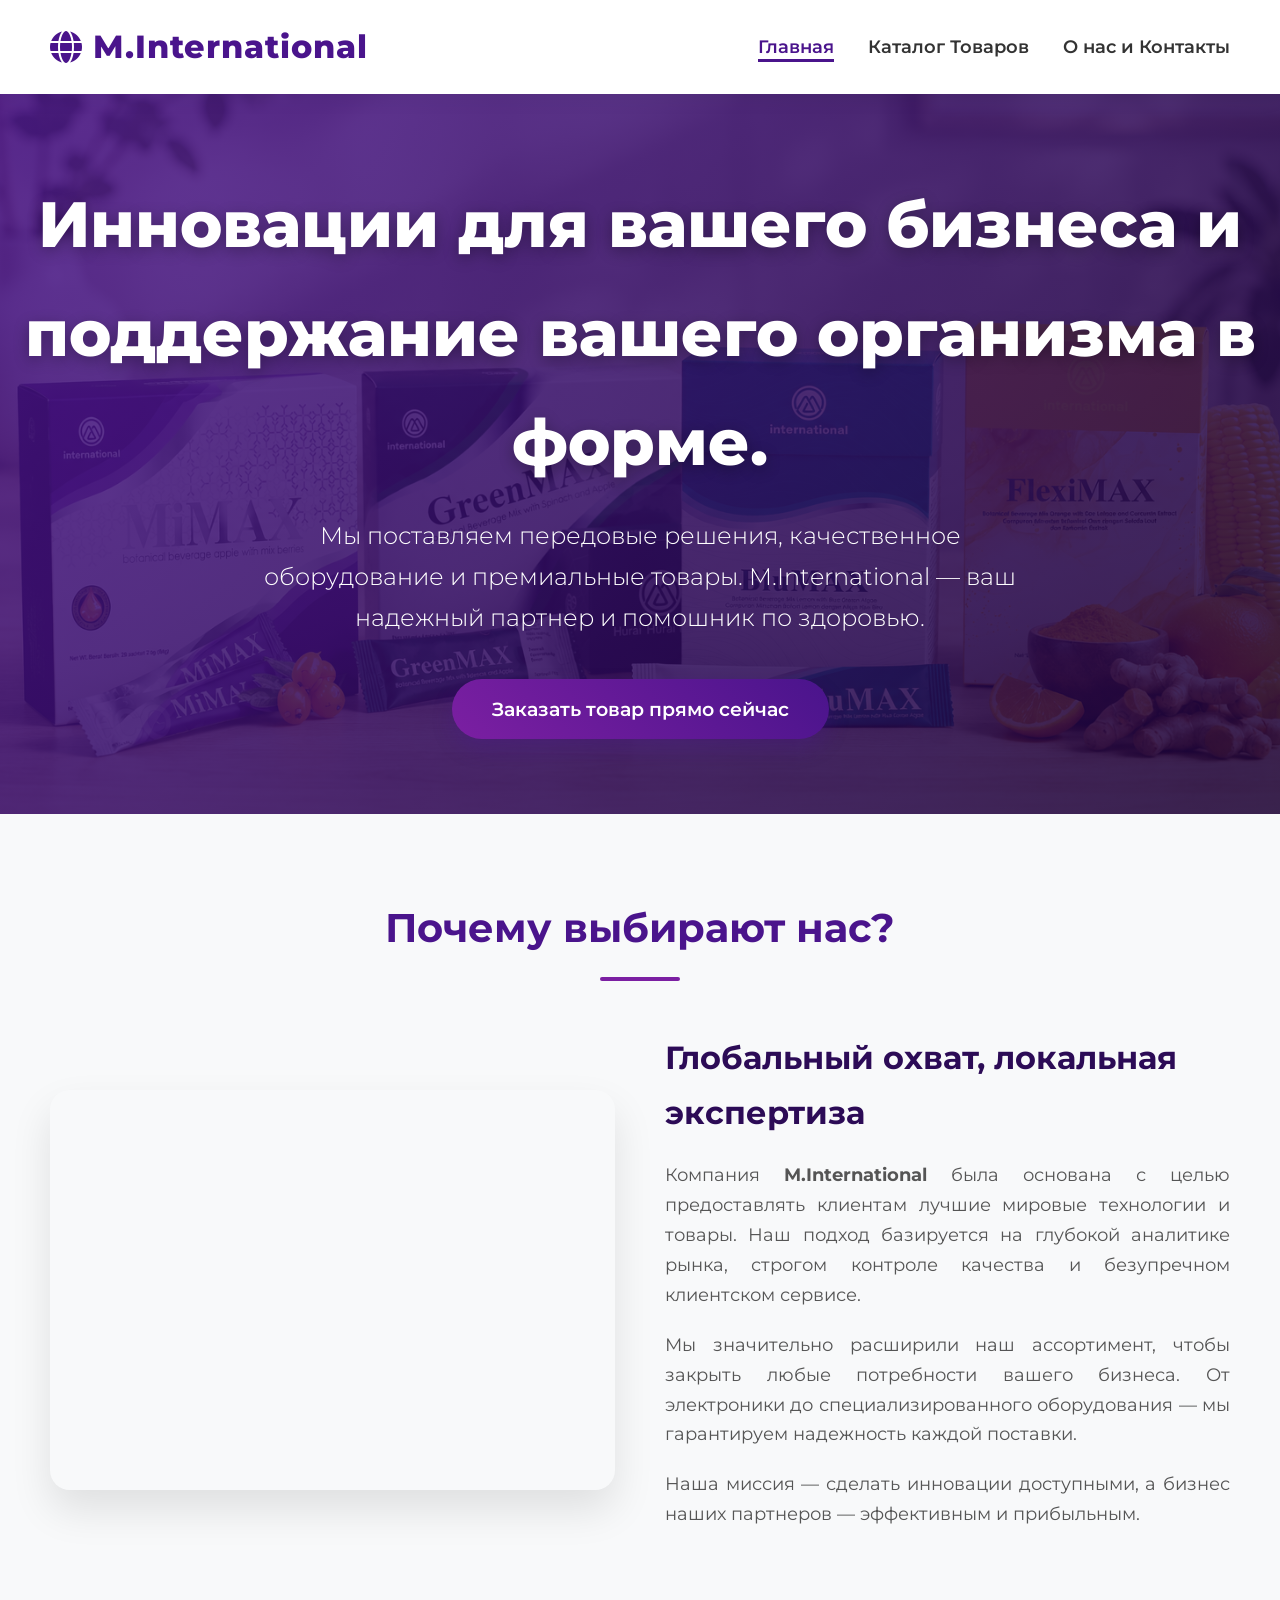
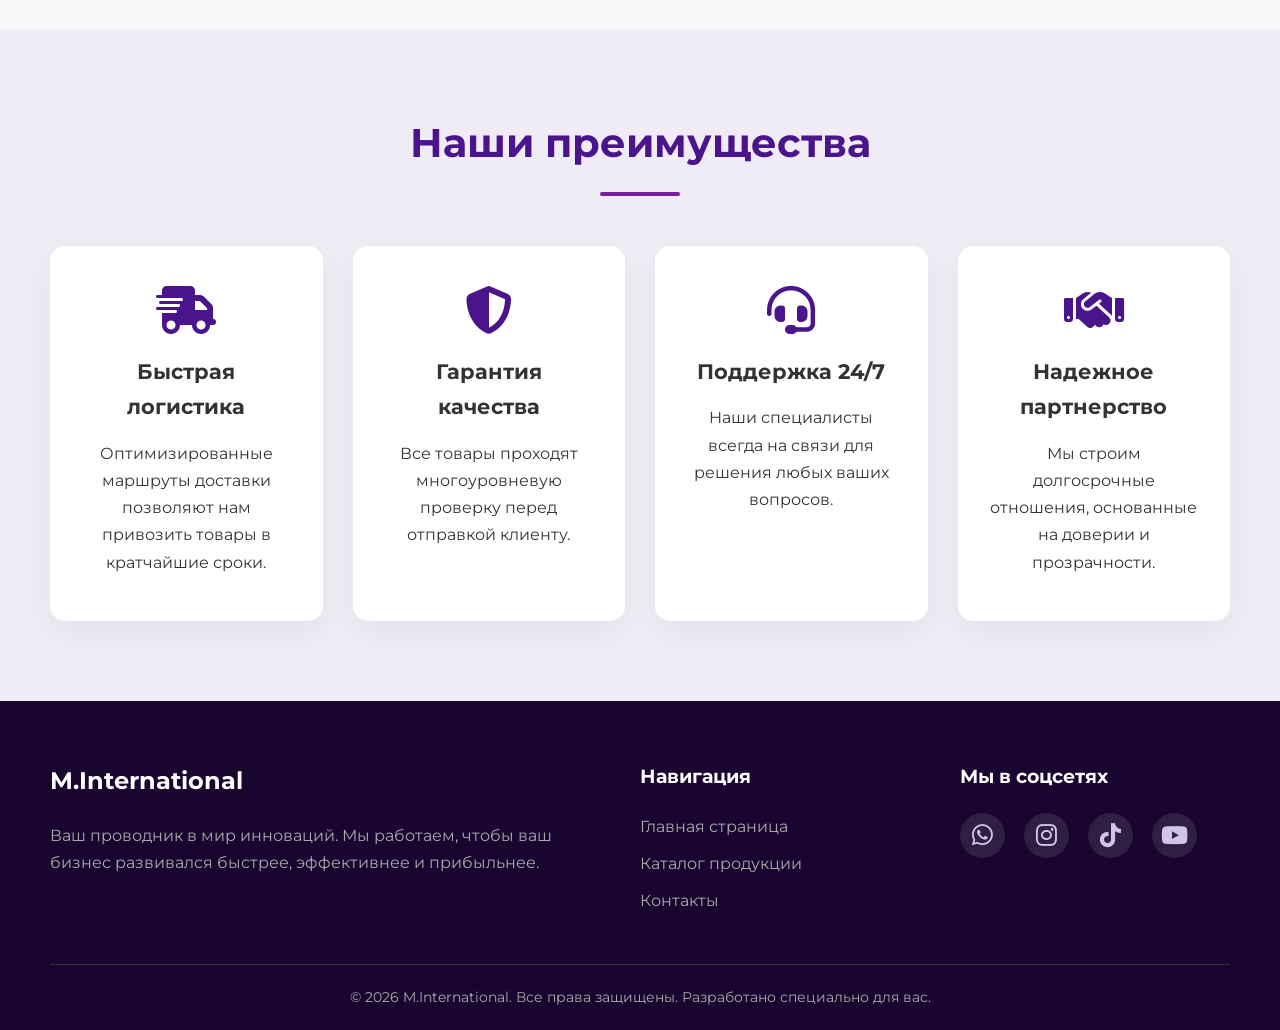
<file: index.html>
<!DOCTYPE html>
<html lang="ru">
<head>
    <meta charset="UTF-8">
    <meta name="viewport" content="width=device-width, initial-scale=1.0">
    <title>M.International - Главная</title>
    <link rel="stylesheet" href="style.css">
</head>
<body>
    <!-- Навигация -->
    <header class="navbar">
        <div class="logo">
            <i class="fas fa-globe"></i> M.International
        </div>
        <nav>
            <a href="index.html" class="active">Главная</a>
            <a href="products.html">Каталог Товаров</a>
            <a href="contacts.html">О нас и Контакты</a>
        </nav>
    </header>

    <!-- Главный экран (Hero) -->
    <section class="hero">
        <h1>Инновации для вашего бизнеса и поддержание вашего организма в форме.</h1>
        <p>Мы поставляем передовые решения, качественное оборудование и премиальные товары. M.International — ваш надежный партнер и помошник по здоровью.</p>
        <button class="btn-primary" onclick="orderViaWhatsApp('Консультация с главной страницы')">Заказать товар прямо сейчас</button>
    </section>

    <!-- Секция О нас -->
    <section class="section">
        <h2 class="section-title">Почему выбирают нас?</h2>
        <div class="about-grid">
            <div class="about-image"></div>
            <div class="about-text">
                <h3>Глобальный охват, локальная экспертиза</h3>
                <p>Компания <strong>M.International</strong> была основана с целью предоставлять клиентам лучшие мировые технологии и товары. Наш подход базируется на глубокой аналитике рынка, строгом контроле качества и безупречном клиентском сервисе.</p>
                <p>Мы значительно расширили наш ассортимент, чтобы закрыть любые потребности вашего бизнеса. От электроники до специализированного оборудования — мы гарантируем надежность каждой поставки.</p>
                <p>Наша миссия — сделать инновации доступными, а бизнес наших партнеров — эффективным и прибыльным.</p>
            </div>
        </div>
    </section>

    <!-- Информационные блоки -->
    <section class="section" style="background-color: #f0ecf6;">
        <h2 class="section-title">Наши преимущества</h2>
        <div class="features-grid">
            <div class="feature-box">
                <i class="fas fa-shipping-fast"></i>
                <h4>Быстрая логистика</h4>
                <p>Оптимизированные маршруты доставки позволяют нам привозить товары в кратчайшие сроки.</p>
            </div>
            <div class="feature-box">
                <i class="fas fa-shield-alt"></i>
                <h4>Гарантия качества</h4>
                <p>Все товары проходят многоуровневую проверку перед отправкой клиенту.</p>
            </div>
            <div class="feature-box">
                <i class="fas fa-headset"></i>
                <h4>Поддержка 24/7</h4>
                <p>Наши специалисты всегда на связи для решения любых ваших вопросов.</p>
            </div>
            <div class="feature-box">
                <i class="fas fa-handshake"></i>
                <h4>Надежное партнерство</h4>
                <p>Мы строим долгосрочные отношения, основанные на доверии и прозрачности.</p>
            </div>
        </div>
    </section>

    <!-- Футер -->
    <footer>
        <div class="footer-grid">
            <div class="footer-about">
                <h2>M.International</h2>
                <p>Ваш проводник в мир инноваций. Мы работаем, чтобы ваш бизнес развивался быстрее, эффективнее и прибыльнее.</p>
            </div>
            <div class="footer-links">
                <h3>Навигация</h3>
                <ul>
                    <li><a href="index.html">Главная страница</a></li>
                    <li><a href="products.html">Каталог продукции</a></li>
                    <li><a href="contacts.html">Контакты</a></li>
                </ul>
            </div>
            <div class="footer-social">
                <h3>Мы в соцсетях</h3>
                <div class="social-icons">
                    <a href="https://api.whatsapp.com/send?phone=77761751296" target="_blank" title="WhatsApp"><i class="fab fa-whatsapp"></i></a>
                    <a href="https://instagram.com/твой_профиль" target="_blank" title="Instagram"><i class="fab fa-instagram"></i></a>
                    <a href="https://www.tiktok.com/@m.international_asia" target="_blank" title="TikTok"><i class="fab fa-tiktok"></i></a>
                    <a href="https://www.youtube.com/@M.international.asia.m/videos" target="_blank" title="YouTube"><i class="fab fa-youtube"></i></a>
                </div>
            </div>
        </div>
        <div class="footer-bottom">
            &copy; 2026 M.International. Все права защищены. Разработано специально для вас.
        </div>
    </footer>

    <!-- Скрипт редиректа -->
   <script>
        function orderViaWhatsApp(itemName) {
            const phone = '77057487486'; // Исправлен код страны на 7
            const message = `Здравствуйте! Я хочу связатся с вами по поводу  ${itemName}. Расскажите подробнее.`;
            const encodedMessage = encodeURIComponent(message);
            // Используем window.open для открытия в новой вкладке
            window.open(`https://api.whatsapp.com/send?phone=${phone}&text=${encodedMessage}`, '_blank');
        }
    </script>
</body>
</html>
</file>
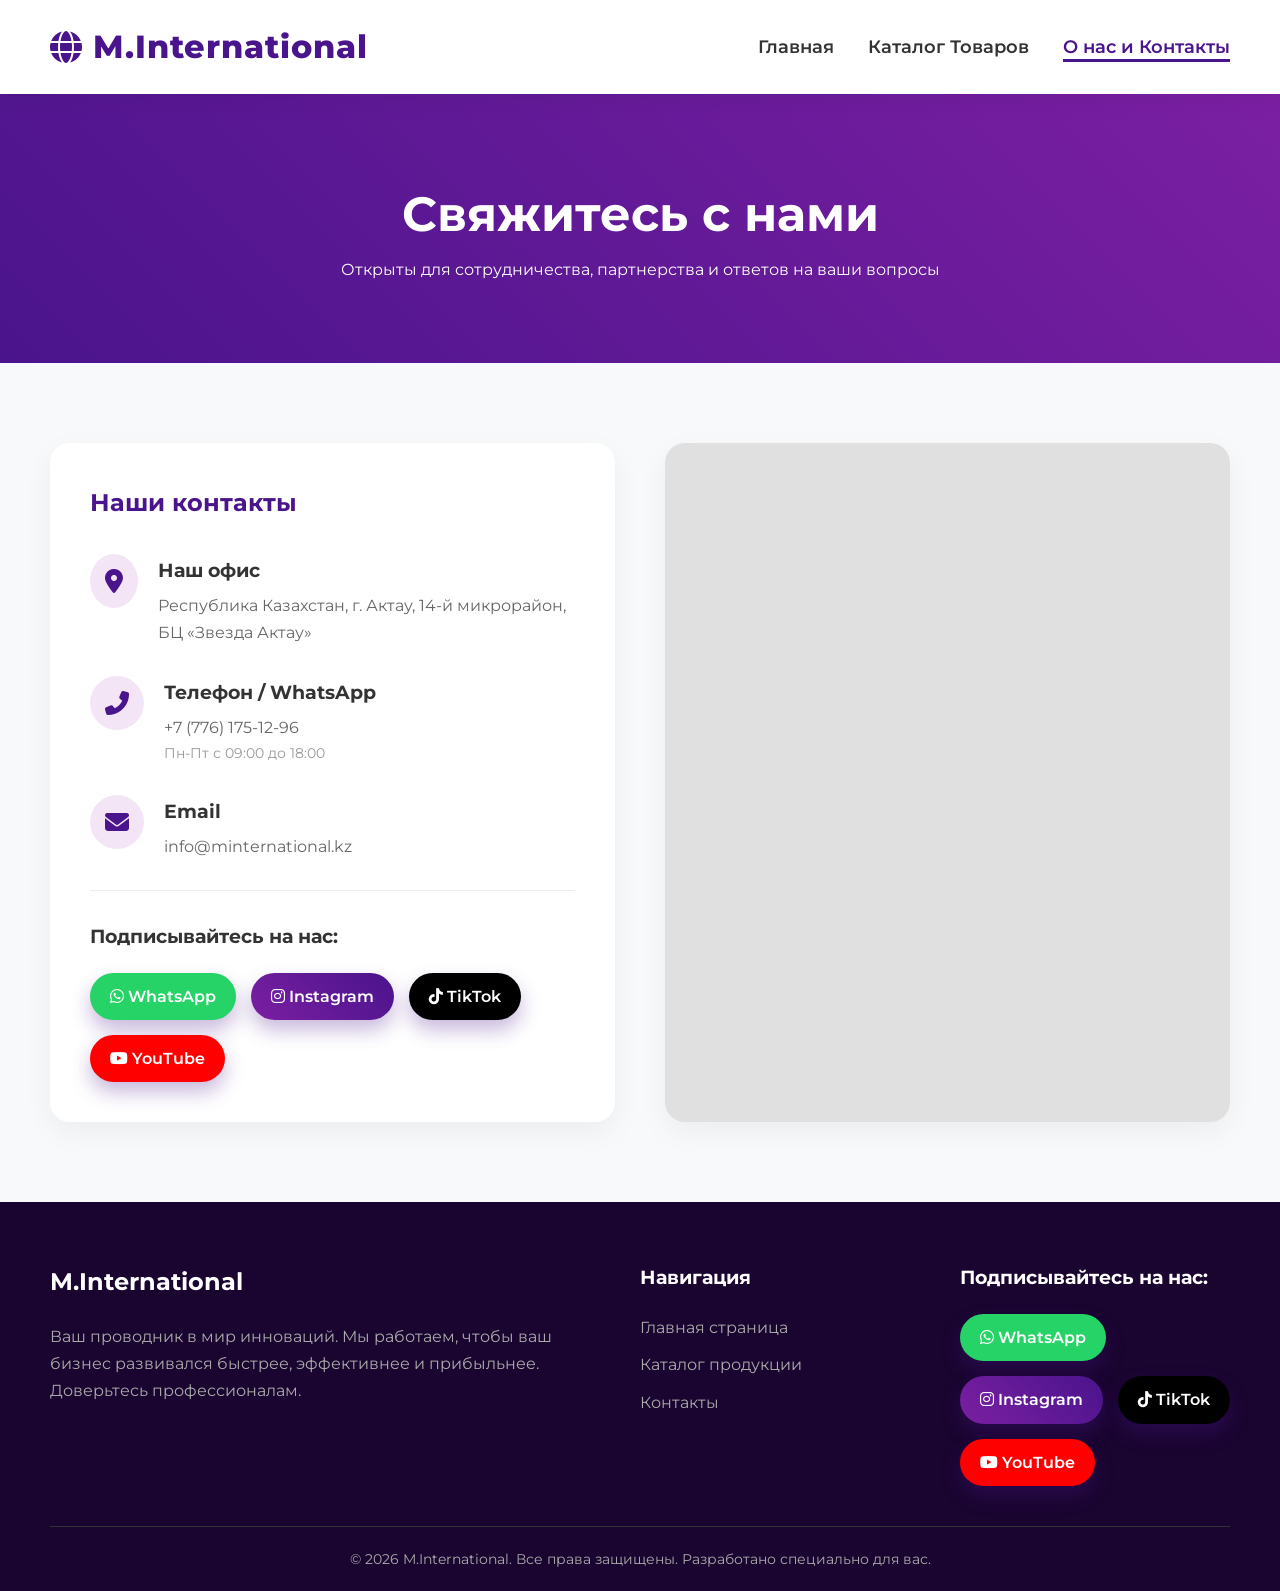
<file: contacts.html>
<!DOCTYPE html>
<html lang="ru">
<head>
    <meta charset="UTF-8">
    <meta name="viewport" content="width=device-width, initial-scale=1.0">
    <title>M.International - Контакты</title>
    <link rel="stylesheet" href="style.css">
</head>
<body>

    <header class="navbar">
        <div class="logo"><i class="fas fa-globe"></i> M.International</div>
        <nav>
            <a href="index.html">Главная</a>
            <a href="products.html">Каталог Товаров</a>
            <a href="contacts.html" class="active">О нас и Контакты</a>
        </nav>
    </header>

    <div class="page-banner">
        <h1>Свяжитесь с нами</h1>
        <p>Открыты для сотрудничества, партнерства и ответов на ваши вопросы</p>
    </div>

    <section class="section">
        <div class="contact-container">
            <!-- Информация -->
            <div class="contact-info-block">
                <h2 style="color: #4a148c; margin-bottom: 30px;">Наши контакты</h2>
                
                <div class="contact-item">
                    <i class="fas fa-map-marker-alt"></i>
                    <div>
                        <h4>Наш офис</h4>
                        <p>Республика Казахстан, г. Актау, 14-й микрорайон, БЦ «Звезда Актау»</p>
                    </div>
                </div>

                <div class="contact-item">
                    <i class="fas fa-phone-alt"></i>
                    <div>
                        <h4>Телефон / WhatsApp</h4>
                        <p>+7 (776) 175-12-96</p>
                        <p style="font-size: 0.9rem; color: #999;">Пн-Пт с 09:00 до 18:00</p>
                    </div>
                </div>

                <div class="contact-item">
                    <i class="fas fa-envelope"></i>
                    <div>
                        <h4>Email</h4>
                        <p>info@minternational.kz</p>
                    </div>
                </div>
                
                <hr style="border:none; height: 1px; background: #eee; margin: 30px 0;">
                
                <h3 style="margin-bottom: 20px;">Подписывайтесь на нас:</h3>
                <div style="display: flex; gap: 15px; flex-wrap: wrap;">
                    <a href="https://api.whatsapp.com/send?phone=77761751296" target="_blank" class="btn-primary" style="padding: 10px 20px; font-size: 1rem; background: #25D366;"><i class="fab fa-whatsapp"></i> WhatsApp</a>
                    <a href="#" class="btn-primary" style="padding: 10px 20px; font-size: 1rem;"><i class="fab fa-instagram"></i> Instagram</a>
                    <a href="https://www.tiktok.com/@m.international_asia" target="_blank" class="btn-primary" style="padding: 10px 20px; font-size: 1rem; background: #000;"><i class="fab fa-tiktok"></i> TikTok</a>
                    <a href="https://www.youtube.com/@M.international.asia.m/videos" target="_blank" class="btn-primary" style="padding: 10px 20px; font-size: 1rem; background: #FF0000;"><i class="fab fa-youtube"></i> YouTube</a>
                </div>
            </div>

            <!-- Интерактивная карта (Звезда Актау) -->
            <!-- Интерактивная карта Яндекс (Звезда Актау) -->
            <div class="map-wrapper">
                <iframe 
                    src="https://yandex.ru/map-widget/v1/?text=БЦ%20Звезда%20Актау%2C%2014-й%20микрорайон%2C%20Актау" 
                    width="100%" 
                    height="100%" 
                    style="border:0; min-height: 400px;" 
                    allowfullscreen="true">
                </iframe>
            </div>
        </div>
    </section>

    <footer>
        <div class="footer-grid">
            <div class="footer-about">
                <h2>M.International</h2>
                <p>Ваш проводник в мир инноваций. Мы работаем, чтобы ваш бизнес развивался быстрее, эффективнее и прибыльнее. Доверьтесь профессионалам.</p>
            </div>
            <div class="footer-links">
                <h3>Навигация</h3>
                <ul>
                    <li><a href="index.html">Главная страница</a></li>
                    <li><a href="products.html">Каталог продукции</a></li>
                    <li><a href="contacts.html">Контакты</a></li>
                </ul>
            </div>
            <div class="footer-social">
                <h3 style="margin-bottom: 20px;">Подписывайтесь на нас:</h3>
                <div style="display: flex; gap: 15px; flex-wrap: wrap;">
                    <a href="https://api.whatsapp.com/send?phone=77761751296" target="_blank" class="btn-primary" style="padding: 10px 20px; font-size: 1rem; background: #25D366;"><i class="fab fa-whatsapp"></i> WhatsApp</a>
                    <a href="#" class="btn-primary" style="padding: 10px 20px; font-size: 1rem;"><i class="fab fa-instagram"></i> Instagram</a>
                    <a href="https://www.tiktok.com/@m.international_asia" target="_blank" class="btn-primary" style="padding: 10px 20px; font-size: 1rem; background: #000;"><i class="fab fa-tiktok"></i> TikTok</a>
                    <a href="https://www.youtube.com/@M.international.asia.m/videos" target="_blank" class="btn-primary" style="padding: 10px 20px; font-size: 1rem; background: #FF0000;"><i class="fab fa-youtube"></i> YouTube</a>
                </div>
            </div>
        </div>
        <div class="footer-bottom">
            &copy; 2026 M.International. Все права защищены. Разработано специально для вас.
        </div>
    </footer>
</body>
</html>
</file>
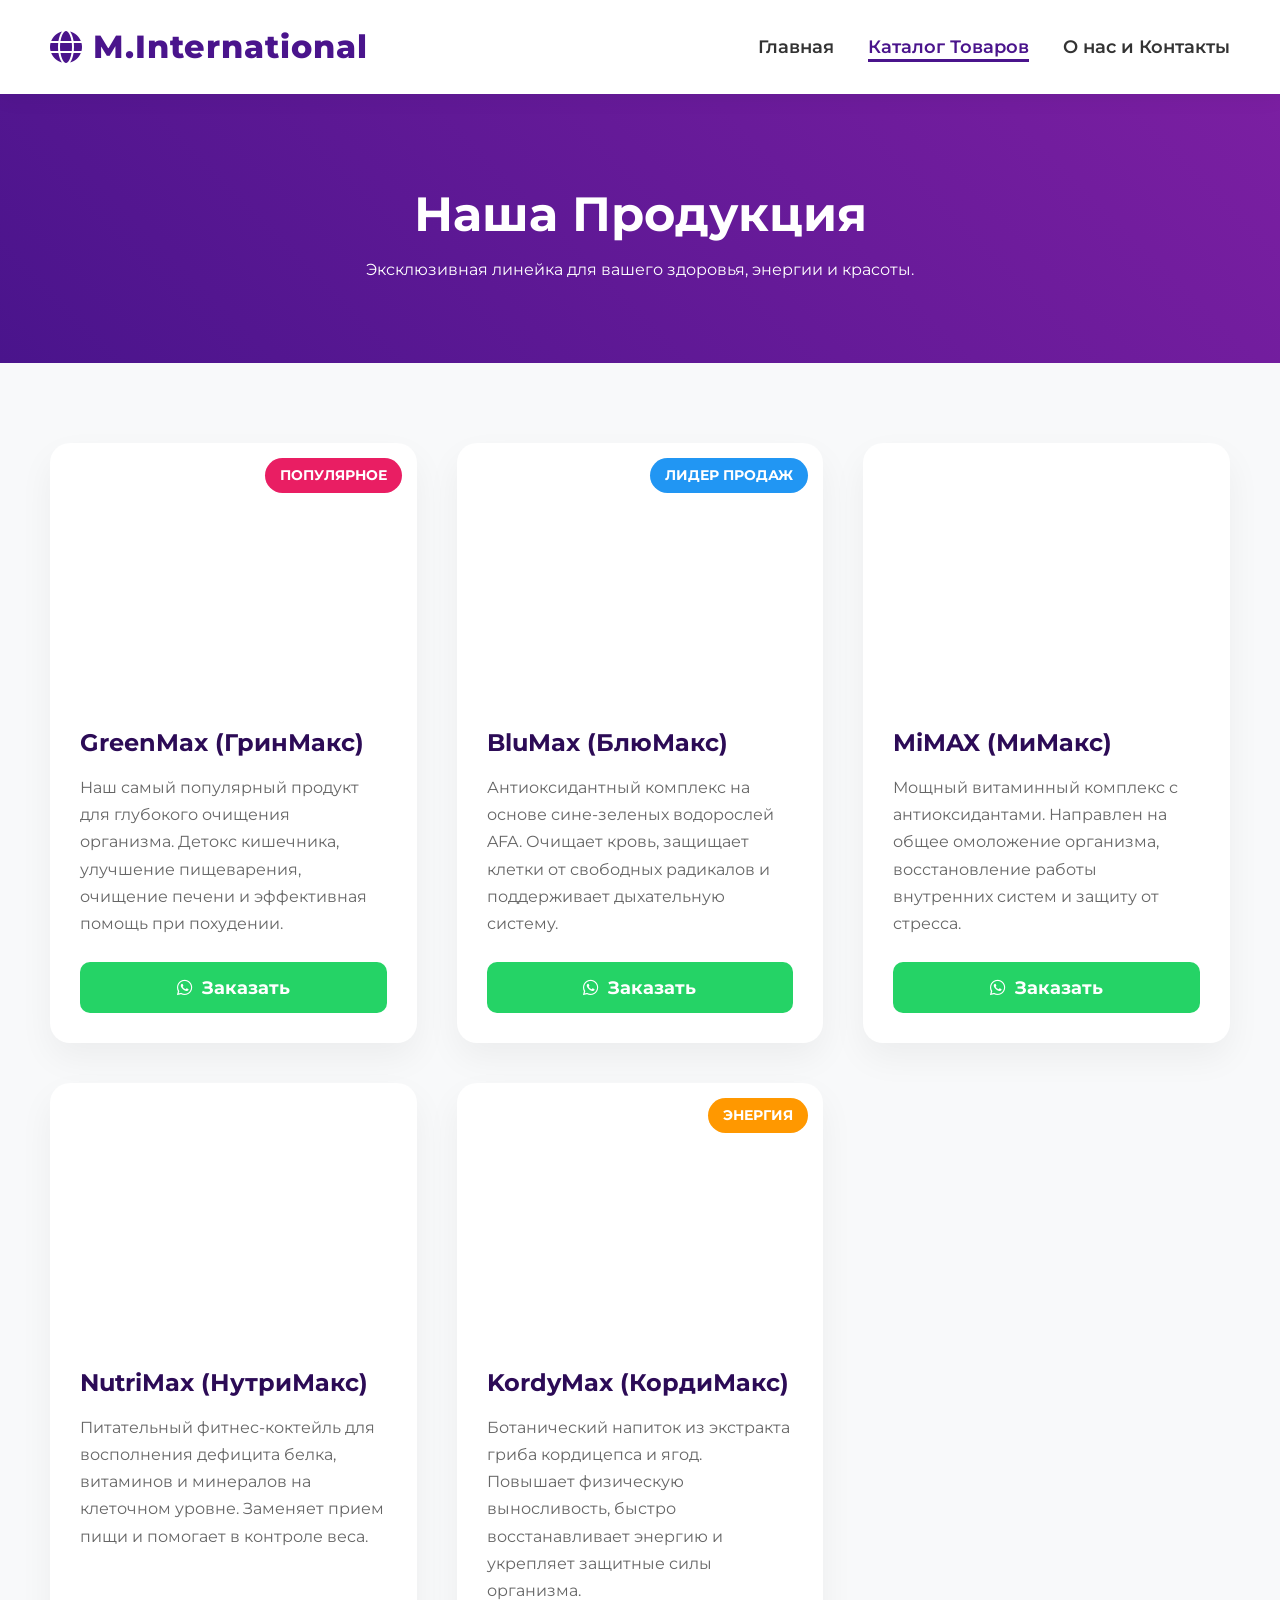
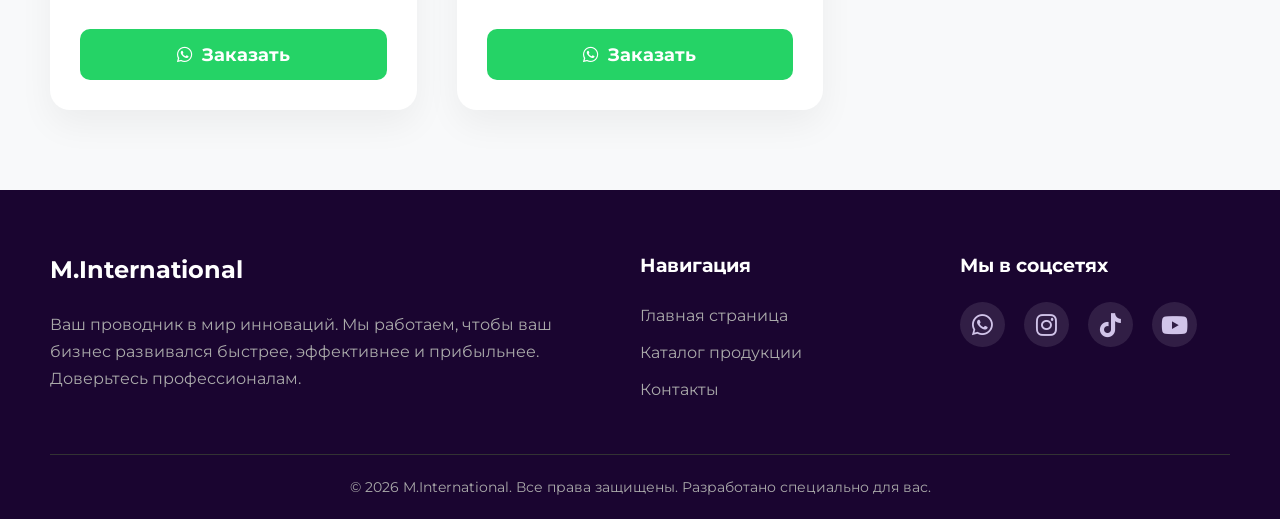
<file: products.html>
<!DOCTYPE html>
<html lang="ru">
<head>
    <meta charset="UTF-8">
    <meta name="viewport" content="width=device-width, initial-scale=1.0">
    <title>M.International - Каталог Товаров</title>
    <link rel="stylesheet" href="style.css">
</head>
<body>

    <header class="navbar">
        <div class="logo"><i class="fas fa-globe"></i> M.International</div>
        <nav>
            <a href="index.html">Главная</a>
            <a href="products.html" class="active">Каталог Товаров</a>
            <a href="contacts.html">О нас и Контакты</a>
        </nav>
    </header>

    <div class="page-banner">
        <h1>Наша Продукция</h1>
        <p>Эксклюзивная линейка для вашего здоровья, энергии и красоты.</p>
    </div>

    <section class="section">
        <div class="products-grid">
            
            <!-- Товар 1: GreenMax -->
            <div class="product-card">
                <div class="product-img img1">
                    <span class="badge">ПОПУЛЯРНОЕ</span>
                </div>
                <div class="product-content">
                    <h3>GreenMax (ГринМакс)</h3>
                    <p>Наш самый популярный продукт для глубокого очищения организма. Детокс кишечника, улучшение пищеварения, очищение печени и эффективная помощь при похудении.</p>
                    <button class="wa-btn" onclick="orderProduct('GreenMax (ГринМакс)')">
                        <i class="fab fa-whatsapp"></i> Заказать
                    </button>
                </div>
            </div>

            <!-- Товар 2: BluMax -->
            <div class="product-card">
                <div class="product-img img2">
                    <span class="badge" style="background: #2196F3;">ЛИДЕР ПРОДАЖ</span>
                </div>
                <div class="product-content">
                    <h3>BluMax (БлюМакс)</h3>
                    <p>Антиоксидантный комплекс на основе сине-зеленых водорослей AFA. Очищает кровь, защищает клетки от свободных радикалов и поддерживает дыхательную систему.</p>
                    <button class="wa-btn" onclick="orderProduct('BluMax (БлюМакс)')">
                        <i class="fab fa-whatsapp"></i> Заказать
                    </button>
                </div>
            </div>

            <!-- Товар 3: MiMAX -->
            <div class="product-card">
                <div class="product-img img3"></div>
                <div class="product-content">
                    <h3>MiMAX (МиМакс)</h3>
                    <p>Мощный витаминный комплекс с антиоксидантами. Направлен на общее омоложение организма, восстановление работы внутренних систем и защиту от стресса.</p>
                    <button class="wa-btn" onclick="orderProduct('MiMAX (МиМакс)')">
                        <i class="fab fa-whatsapp"></i> Заказать
                    </button>
                </div>
            </div>

            <!-- Товар 4: NutriMax -->
            <div class="product-card">
                <div class="product-img img4"></div>
                <div class="product-content">
                    <h3>NutriMax (НутриМакс)</h3>
                    <p>Питательный фитнес-коктейль для восполнения дефицита белка, витаминов и минералов на клеточном уровне. Заменяет прием пищи и помогает в контроле веса.</p>
                    <button class="wa-btn" onclick="orderProduct('NutriMax (НутриМакс)')">
                        <i class="fab fa-whatsapp"></i> Заказать
                    </button>
                </div>
            </div>
            
            <!-- Товар 5: KordyMax -->
            <div class="product-card">
                <div class="product-img img5">
                    <span class="badge" style="background: #ff9800;">ЭНЕРГИЯ</span>
                </div>
                <div class="product-content">
                    <h3>KordyMax (КордиМакс)</h3>
                    <p>Ботанический напиток из экстракта гриба кордицепса и ягод. Повышает физическую выносливость, быстро восстанавливает энергию и укрепляет защитные силы организма.</p>
                    <button class="wa-btn" onclick="orderProduct('KordyMax (КордиМакс)')">
                        <i class="fab fa-whatsapp"></i> Заказать
                    </button>
                </div>
            </div>

        </div>
    </section>

    <!-- Футер -->
    <footer>
        <div class="footer-grid">
            <div class="footer-about">
                <h2>M.International</h2>
                <p>Ваш проводник в мир инноваций. Мы работаем, чтобы ваш бизнес развивался быстрее, эффективнее и прибыльнее. Доверьтесь профессионалам.</p>
            </div>
            <div class="footer-links">
                <h3>Навигация</h3>
                <ul>
                    <li><a href="index.html">Главная страница</a></li>
                    <li><a href="products.html">Каталог продукции</a></li>
                    <li><a href="contacts.html">Контакты</a></li>
                </ul>
            </div>
            <div class="footer-social">
                <h3>Мы в соцсетях</h3>
                <div class="social-icons">
                    <a href="https://api.whatsapp.com/send?phone=77761751296" target="_blank" title="WhatsApp"><i class="fab fa-whatsapp"></i></a>
                    <a href="https://instagram.com/твой_профиль" target="_blank" title="Instagram"><i class="fab fa-instagram"></i></a>
                    <a href="https://www.tiktok.com/@m.international_asia" target="_blank" title="TikTok"><i class="fab fa-tiktok"></i></a>
                    <a href="https://www.youtube.com/@M.international.asia.m/videos" target="_blank" title="YouTube"><i class="fab fa-youtube"></i></a>
                </div>
            </div>
        </div>
        <div class="footer-bottom">
            &copy; 2026 M.International. Все права защищены. Разработано специально для вас.
        </div>
    </footer>

    <!-- JS логика -->
    <script>
        function orderProduct(itemName) {
            const phone = '77761751296'; 
            const message = `Здравствуйте! Меня заинтересовал товар из каталога: ${itemName}. Хочу оформить заказ.`;
            const encodedMessage = encodeURIComponent(message);
            window.open(`https://api.whatsapp.com/send?phone=${phone}&text=${encodedMessage}`, '_blank');
        }
    </script>
</body>
</html>
</file>
<file: style.css>
@import url('https://cdnjs.cloudflare.com/ajax/libs/font-awesome/6.4.0/css/all.min.css');
@import url('https://fonts.googleapis.com/css2?family=Montserrat:wght@300;400;600;800&display=swap');

/* Основные стили */
* {
    margin: 0;
    padding: 0;
    box-sizing: border-box;
    font-family: 'Montserrat', sans-serif;
}

body {
    background-color: #f8f9fa;
    color: #333;
    line-height: 1.7;
    display: flex;
    flex-direction: column;
    min-height: 100vh;
}

/* Верхняя полоса (Топ-бар) */
.top-bar {
    background-color: #2c0b56;
    color: #d1c4e9;
    padding: 10px 50px;
    display: flex;
    justify-content: space-between;
    align-items: center;
    font-size: 0.9rem;
}

.top-bar-info span {
    margin-right: 20px;
}

.social-icons a {
    color: #d1c4e9;
    margin-left: 15px;
    font-size: 1.1rem;
    transition: color 0.3s, transform 0.3s;
    text-decoration: none;
}

.social-icons a:hover {
    color: #fff;
    transform: translateY(-2px);
}

/* Навигация */
.navbar {
    background-color: #ffffff;
    padding: 20px 50px;
    display: flex;
    justify-content: space-between;
    align-items: center;
    box-shadow: 0 5px 20px rgba(0,0,0,0.05);
    position: sticky;
    top: 0;
    z-index: 1000;
}

.navbar .logo {
    color: #4a148c;
    font-size: 2rem;
    font-weight: 800;
    letter-spacing: 1px;
    display: flex;
    align-items: center;
    gap: 10px;
}

.navbar nav a {
    color: #333;
    text-decoration: none;
    margin-left: 30px;
    font-weight: 600;
    font-size: 1.1rem;
    position: relative;
    transition: color 0.3s;
}

.navbar nav a:hover,
.navbar nav a.active {
    color: #4a148c;
}

.navbar nav a::after {
    content: '';
    position: absolute;
    width: 0%;
    height: 3px;
    background-color: #4a148c;
    bottom: -5px;
    left: 0;
    transition: width 0.3s;
}

.navbar nav a:hover::after,
.navbar nav a.active::after {
    width: 100%;
}

/* Герой-баннер на главной */
.hero {
    height: 80vh;
    min-height: 600px;
    background: linear-gradient(135deg, rgba(74, 20, 140, 0.85) 0%, rgba(26, 3, 58, 0.85) 100%), url('25861d09-ee62-4b6d-98e8-bf1f91cf16e4.png') center/cover no-repeat fixed;
    display: flex;
    flex-direction: column;
    justify-content: center;
    align-items: center;
    text-align: center;
    color: #fff;
    padding: 0 20px;
}

.hero h1 {
    font-size: 4rem;
    font-weight: 800;
    margin-bottom: 20px;
    text-shadow: 0 4px 15px rgba(0,0,0,0.3);
    animation: fadeInDown 1s ease;
}

.hero p {
    font-size: 1.5rem;
    max-width: 800px;
    margin-bottom: 40px;
    font-weight: 300;
    animation: fadeInUp 1s ease 0.3s forwards;
    opacity: 0;
}

.btn-primary {
    background: linear-gradient(45deg, #7b1fa2, #4a148c);
    color: #fff;
    padding: 18px 40px;
    font-size: 1.2rem;
    font-weight: 600;
    border: none;
    border-radius: 50px;
    cursor: pointer;
    box-shadow: 0 10px 20px rgba(74, 20, 140, 0.3);
    transition: transform 0.3s, box-shadow 0.3s;
    text-decoration: none;
    display: inline-block;
    animation: fadeInUp 1s ease 0.6s forwards;
    opacity: 0;
}

.btn-primary:hover {
    transform: translateY(-5px);
    box-shadow: 0 15px 25px rgba(74, 20, 140, 0.4);
}

@keyframes fadeInDown {
    from { opacity: 0; transform: translateY(-30px); }
    to { opacity: 1; transform: translateY(0); }
}
@keyframes fadeInUp {
    from { opacity: 0; transform: translateY(30px); }
    to { opacity: 1; transform: translateY(0); }
}

/* Заголовки страниц (не главная) */
.page-banner {
    background: linear-gradient(45deg, #4a148c, #7b1fa2);
    color: #fff;
    padding: 80px 20px;
    text-align: center;
}

.page-banner h1 {
    font-size: 3rem;
}

/* Основные секции */
.section {
    padding: 80px 50px;
    max-width: 1400px;
    margin: 0 auto;
    width: 100%;
}

.section-title {
    text-align: center;
    color: #4a148c;
    font-size: 2.5rem;
    margin-bottom: 50px;
    position: relative;
}

.section-title::after {
    content: '';
    display: block;
    width: 80px;
    height: 4px;
    background: #7b1fa2;
    margin: 15px auto 0;
    border-radius: 2px;
}

/* О нас - Grid */
.about-grid {
    display: grid;
    grid-template-columns: 1fr 1fr;
    gap: 50px;
    align-items: center;
}

.about-text h3 {
    font-size: 2rem;
    color: #2c0b56;
    margin-bottom: 20px;
}

.about-text p {
    font-size: 1.1rem;
    color: #555;
    margin-bottom: 20px;
    text-align: justify;
}

.about-image {
    background: url('https://www.kt.kz/neofiles/serve-image/6a76cb5d58464e00677e56b2/738x473/c1') center/cover;
    height: 400px;
    border-radius: 20px;
    box-shadow: 0 20px 40px rgba(0,0,0,0.1);
}

/* Преимущества / Инфо блоки */
.features-grid {
    display: grid;
    grid-template-columns: repeat(auto-fit, minmax(250px, 1fr));
    gap: 30px;
}

.feature-box {
    background: #fff;
    padding: 40px 30px;
    border-radius: 15px;
    text-align: center;
    box-shadow: 0 10px 30px rgba(0,0,0,0.05);
    transition: transform 0.3s;
    border-bottom: 5px solid transparent;
}

.feature-box:hover {
    transform: translateY(-10px);
    border-bottom: 5px solid #4a148c;
}

.feature-box i {
    font-size: 3rem;
    color: #4a148c;
    margin-bottom: 20px;
}

.feature-box h4 {
    font-size: 1.3rem;
    margin-bottom: 15px;
}

/* Каталог товаров */
.products-grid {
    display: grid;
    grid-template-columns: repeat(auto-fill, minmax(350px, 1fr));
    gap: 40px;
}

.product-card {
    background: #fff;
    border-radius: 20px;
    overflow: hidden;
    box-shadow: 0 15px 35px rgba(0,0,0,0.05);
    transition: all 0.3s;
    display: flex;
    flex-direction: column;
}

.product-card:hover {
    transform: translateY(-10px);
    box-shadow: 0 20px 40px rgba(74, 20, 140, 0.15);
}

.product-img {
    height: 250px;
    background-color: #f0f0f0;
    display: flex;
    justify-content: center;
    align-items: center;
    color: #aaa;
    font-size: 1.2rem;
    position: relative;
}
.product-img.img1 { background: url('https://resources.cdn-kaspi.kz/img/m/p/hed/h4c/85075999227934.jpg?format=gallery-large') center/cover; }
.product-img.img2 { background: url('https://images.satu.kz/220689619_w640_h640_blumax-blyumaks-dlya.jpg') center/cover; }
.product-img.img3 { background: url('https://resources.cdn-kaspi.kz/img/m/p/h29/h58/85083833368606.jpg?format=gallery-large') center/cover; }
.product-img.img4 { background: url('https://images.satu.kz/240286501_w1280_h640_nutrimax-nutrimaks-.jpg') center/cover; }
.product-img.img5 { background: url('https://sun9-36.userapi.com/impg/8Pxf2gi0iKBeKbOdBLLMCGRmcKspTIujUWDOig/YQ1Iez6jqNM.jpg?crop=0,0,1,1&size=0x400&quality=95&sign=d71cf7d1b184e5dcf2194d80f64e634c&c_uniq_tag=ZjLbnwui6HoDuZcCyyqjRo3Q2pWpW4MsLfK4oH6xyy8') center/cover; }
.product-img.img6 { background: url('https://images.unsplash.com/photo-1544197150-b99a580bb7a8?q=80&w=600&auto=format&fit=crop') center/cover; }
.badge {
    position: absolute;
    top: 15px;
    right: 15px;
    background: #e91e63;
    color: #fff;
    padding: 5px 15px;
    border-radius: 20px;
    font-weight: bold;
    font-size: 0.9rem;
}

.product-content {
    padding: 30px;
    flex-grow: 1;
    display: flex;
    flex-direction: column;
}

.product-content h3 {
    color: #2c0b56;
    font-size: 1.5rem;
    margin-bottom: 10px;
}

.product-content p {
    color: #666;
    margin-bottom: 25px;
    flex-grow: 1;
}

.wa-btn {
    background-color: #25D366; /* Цвет вацап */
    color: #ffffff;
    border: none;
    padding: 15px;
    font-size: 1.1rem;
    font-weight: bold;
    border-radius: 10px;
    cursor: pointer;
    width: 100%;
    transition: background-color 0.3s;
    display: flex;
    justify-content: center;
    align-items: center;
    gap: 10px;
}

.wa-btn:hover {
    background-color: #1ebe55;
}

/* Контакты */
.contact-container {
    display: grid;
    grid-template-columns: 1fr 1fr;
    gap: 50px;
}

.contact-info-block {
    background: #fff;
    padding: 40px;
    border-radius: 20px;
    box-shadow: 0 10px 30px rgba(0,0,0,0.05);
}

.contact-item {
    display: flex;
    align-items: flex-start;
    margin-bottom: 30px;
}

.contact-item i {
    font-size: 1.5rem;
    color: #4a148c;
    margin-right: 20px;
    background: #f3e5f5;
    padding: 15px;
    border-radius: 50%;
}

.contact-item h4 {
    font-size: 1.2rem;
    color: #333;
    margin-bottom: 5px;
}

.contact-item p {
    color: #666;
}

.map-wrapper {
    border-radius: 20px;
    overflow: hidden;
    box-shadow: 0 10px 30px rgba(0,0,0,0.05);
    height: 100%;
    min-height: 400px;
    background: #e0e0e0;
    position: relative;
}

/* Футер */
footer {
    background-color: #1a0530;
    color: #aaa;
    padding: 60px 50px 20px;
    margin-top: auto;
}

.footer-grid {
    display: grid;
    grid-template-columns: 2fr 1fr 1fr;
    gap: 50px;
    max-width: 1400px;
    margin: 0 auto;
    border-bottom: 1px solid #333;
    padding-bottom: 40px;
    margin-bottom: 20px;
}

.footer-about h2 {
    color: #fff;
    margin-bottom: 20px;
}

.footer-links h3, .footer-social h3 {
    color: #fff;
    margin-bottom: 20px;
}

.footer-links ul {
    list-style: none;
}

.footer-links li {
    margin-bottom: 10px;
}

.footer-links a {
    color: #aaa;
    text-decoration: none;
    transition: color 0.3s;
}

.footer-links a:hover {
    color: #d1c4e9;
}

.footer-social .social-icons a {
    font-size: 1.5rem;
    margin-left: 0;
    margin-right: 15px;
    background: rgba(255,255,255,0.1);
    width: 45px;
    height: 45px;
    display: inline-flex;
    justify-content: center;
    align-items: center;
    border-radius: 50%;
}

.footer-bottom {
    text-align: center;
    font-size: 0.9rem;
}
</file>
